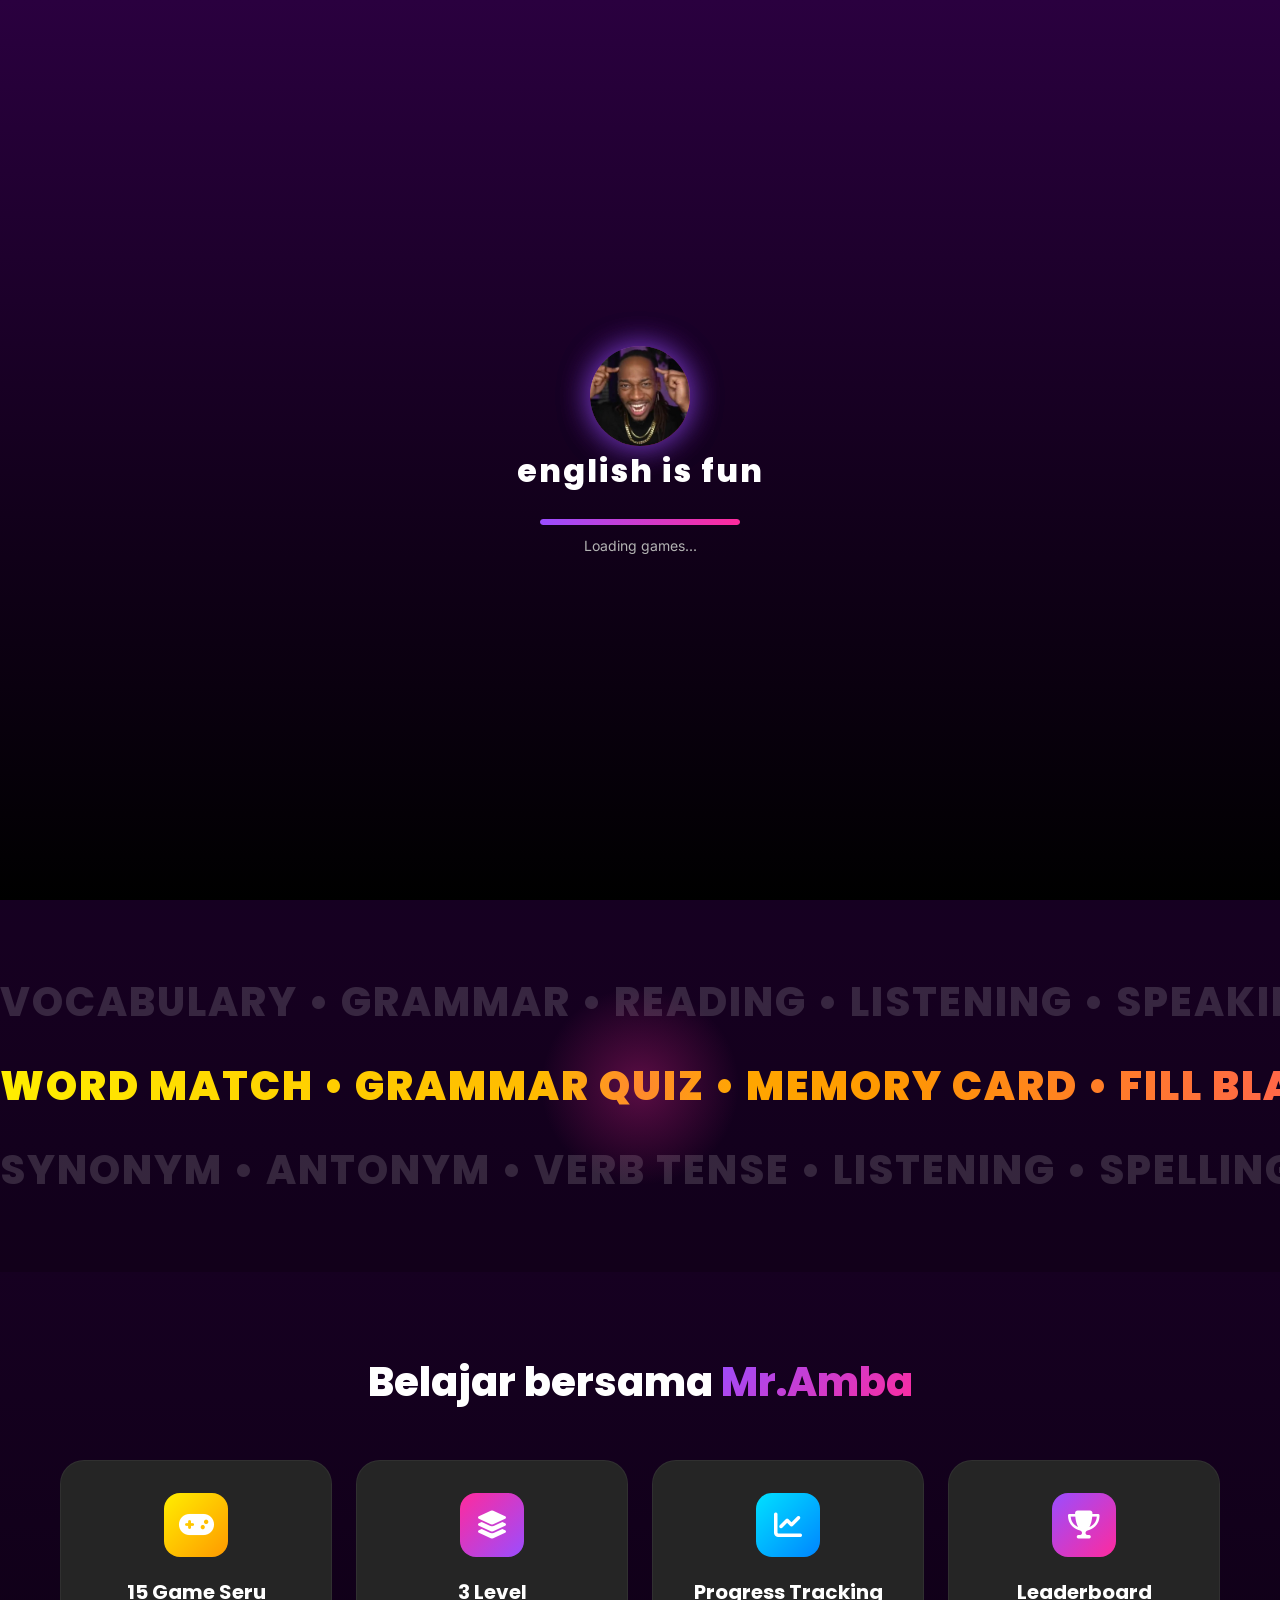
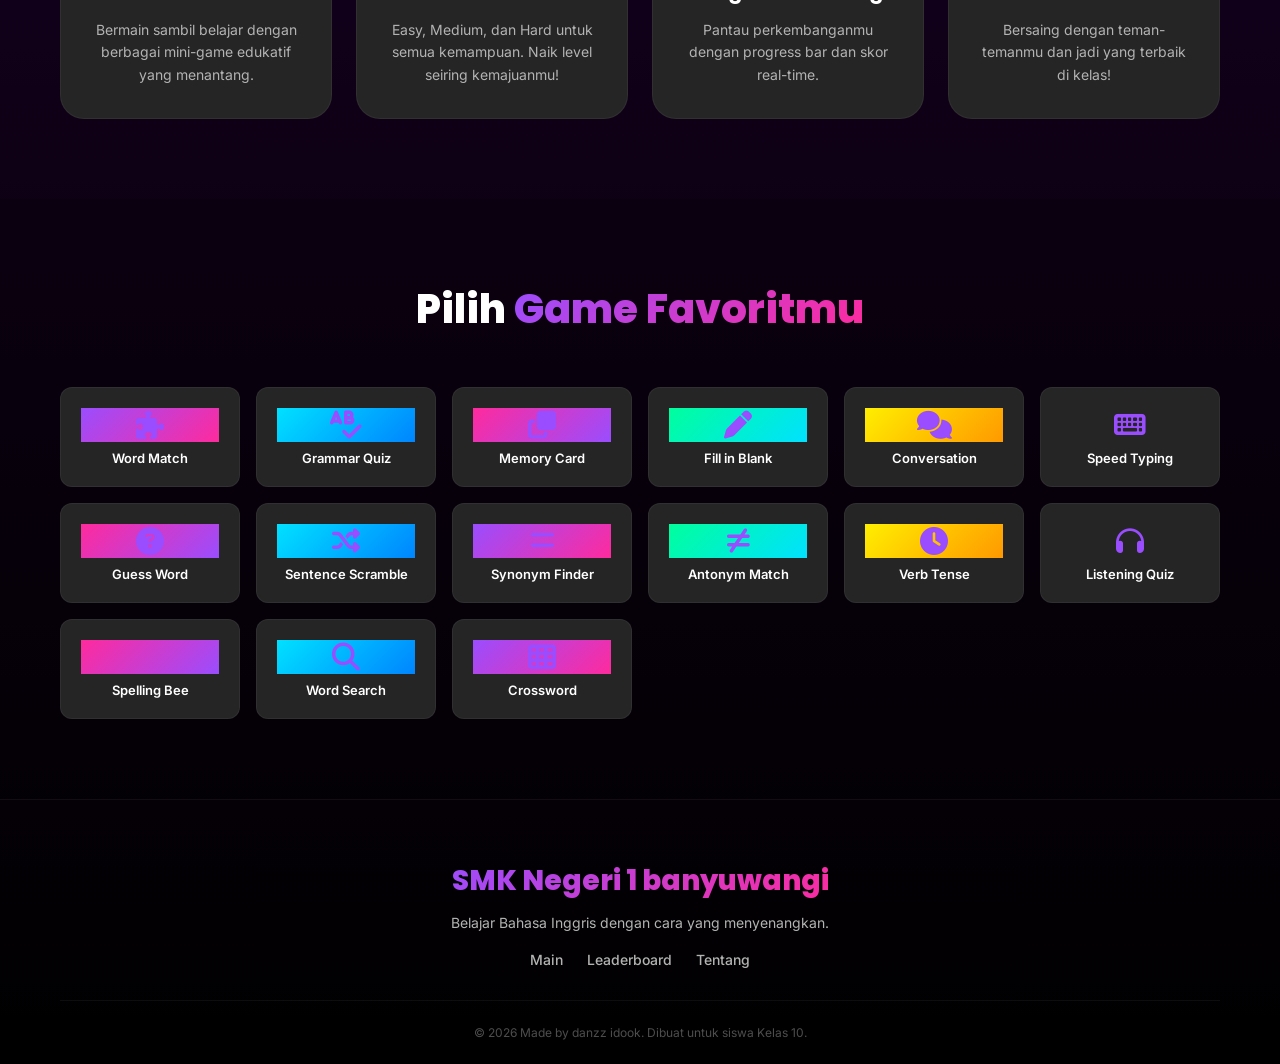
<file: index.html>
<!DOCTYPE html>
<html lang="id">
<head>
    <meta charset="UTF-8">
    <meta name="viewport" content="width=device-width, initial-scale=1.0">
    <title>learning english - Game smkn 1 banyuwangi</title>
    <link rel="preconnect" href="https://fonts.googleapis.com">
    <link rel="preconnect" href="https://fonts.gstatic.com" crossorigin>
    <link href="https://fonts.googleapis.com/css2?family=Poppins:wght@400;600;700;800;900&family=Inter:wght@400;500;600;700&display=swap" rel="stylesheet">
    <link rel="stylesheet" href="https://cdnjs.cloudflare.com/ajax/libs/font-awesome/6.4.0/css/all.min.css">
    <link rel="stylesheet" href="style.css">
    <link rel="icon" type="image/png" href="assets/logo_smea.png">
</head>
<body>
    <!-- Loading Screen -->
    <div id="loading-screen">
        <div class="loading-content">
            <div class="loading-logo">
                <img class="loading-logo" src="assets/f222939335d0ca2c7926e49c29770042.jpg" alt="">
            </div>
            <div class="loading-text">english is fun</div>
            <div class="loading-bar">
                <div class="loading-progress"></div>
            </div>
            <div class="loading-subtext">Loading games...</div>
        </div>
    </div>

    <!-- Confetti Canvas -->
    <canvas id="confetti-canvas"></canvas>

    <!-- Landing Page -->
    <div id="landing-page">
        <!-- Hero Section -->
        <section class="hero">
            <div class="hero-bg">
                <div class="blob blob-yellow"></div>
                <div class="blob blob-pink"></div>
                <div class="blob blob-blue"></div>
                <div class="blob blob-purple"></div>
                <div class="blob blob-green"></div>
            </div>
            <div class="hero-content">
                <div class="hero-badge">
                    <i class="fas fa-star"></i> Kelas 10
                </div>
                <h1 class="hero-title">
                    <span class="hero-title-main">learning with Mr.amba</span>
                    <span class="hero-title-sub">English Mastery</span>
                </h1>
                <p class="hero-desc">
                    Platform belajar Bahasa Inggris paling seru! 15 game interaktif untuk menguasai vocabulary, grammar, dan conversation.
                </p>
                <div class="hero-buttons">
                    <button class="btn btn-primary" onclick="showLevelSelect()">
                        <i class="fas fa-play"></i> Mulai Bermain
                    </button>
                    <button class="btn btn-secondary" onclick="showLeaderboard()">
                        <i class="fas fa-trophy"></i> Leaderboard
                    </button>
                </div>
            </div>
            <div class="hero-floating-icons">
                <div class="float-icon"><i class="fas fa-book"></i></div>
                <div class="float-icon"><i class="fas fa-puzzle-piece"></i></div>
                <div class="float-icon"><i class="fas fa-brain"></i></div>
                <div class="float-icon"><i class="fas fa-graduation-cap"></i></div>
                <div class="float-icon"><i class="fas fa-spell-check"></i></div>
            </div>
        </section>

        <!-- Marquee Section -->
        <section class="marquee-section">
            <div class="marquee-row marquee-left">
                <span>VOCABULARY • GRAMMAR • READING • LISTENING • SPEAKING • WRITING • </span>
                <span>VOCABULARY • GRAMMAR • READING • LISTENING • SPEAKING • WRITING • </span>
            </div>
            <div class="marquee-row marquee-right">
                <span>WORD MATCH • GRAMMAR QUIZ • MEMORY CARD • FILL BLANK • SPEED TYPING • </span>
                <span>WORD MATCH • GRAMMAR QUIZ • MEMORY CARD • FILL BLANK • SPEED TYPING • </span>
            </div>
            <div class="marquee-row marquee-left">
                <span>SYNONYM • ANTONYM • VERB TENSE • LISTENING • SPELLING • CROSSWORD • </span>
                <span>SYNONYM • ANTONYM • VERB TENSE • LISTENING • SPELLING • CROSSWORD • </span>
            </div>
            <div class="marquee-accent"></div>
        </section>

        <!-- Features Section -->
        <section class="features-section">
            <div class="container">
                <h2 class="section-title">Belajar bersama <span class="highlight">Mr.Amba</span></h2>
                <div class="features-grid">
                    <div class="feature-card">
                        <div class="feature-icon bg-yellow">
                            <i class="fas fa-gamepad"></i>
                        </div>
                        <h3>15 Game Seru</h3>
                        <p>Bermain sambil belajar dengan berbagai mini-game edukatif yang menantang.</p>
                    </div>
                    <div class="feature-card">
                        <div class="feature-icon bg-pink">
                            <i class="fas fa-layer-group"></i>
                        </div>
                        <h3>3 Level</h3>
                        <p>Easy, Medium, dan Hard untuk semua kemampuan. Naik level seiring kemajuanmu!</p>
                    </div>
                    <div class="feature-card">
                        <div class="feature-icon bg-blue">
                            <i class="fas fa-chart-line"></i>
                        </div>
                        <h3>Progress Tracking</h3>
                        <p>Pantau perkembanganmu dengan progress bar dan skor real-time.</p>
                    </div>
                    <div class="feature-card">
                        <div class="feature-icon bg-purple">
                            <i class="fas fa-trophy"></i>
                        </div>
                        <h3>Leaderboard</h3>
                        <p>Bersaing dengan teman-temanmu dan jadi yang terbaik di kelas!</p>
                    </div>
                </div>
            </div>
        </section>

        <!-- Game Preview Section -->
        <section class="preview-section">
            <div class="container">
                <h2 class="section-title">Pilih <span class="highlight">Game Favoritmu</span></h2>
                <div class="preview-grid" id="preview-grid">
                    <!-- Filled by JS -->
                </div>
            </div>
        </section>

        <!-- Footer -->
        <footer class="footer">
            <div class="container">
                <div class="footer-content">
                    <div class="footer-logo">SMK Negeri 1 banyuwangi</div>
                    <p>Belajar Bahasa Inggris dengan cara yang menyenangkan.</p>
                    <div class="footer-links">
                        <a href="#" onclick="showLevelSelect(); return false;">Main</a>
                        <a href="#" onclick="showLeaderboard(); return false;">Leaderboard</a>
                        <a href="#" onclick="showAbout(); return false;">Tentang</a>
                    </div>
                </div>
                <div class="footer-bottom">
                    &copy; 2026 Made by danzz idook. Dibuat untuk siswa Kelas 10.
                </div>
            </div>
        </footer>
    </div>

    <!-- Level Selection Modal -->
    <div id="level-modal" class="modal">
        <div class="modal-overlay" onclick="hideLevelSelect()"></div>
        <div class="modal-content glass-panel">
            <button class="modal-close" onclick="hideLevelSelect()"><i class="fas fa-times"></i></button>
            <h2 class="modal-title">Pilih Level</h2>
            <p class="modal-subtitle">Sesuaikan dengan kemampuanmu!</p>
            <div class="level-buttons">
                <button class="level-btn level-easy" onclick="startGame('easy')">
                    <div class="level-icon"><i class="fas fa-leaf"></i></div>
                    <div class="level-info">
                        <div class="level-name">EASY</div>
                        <div class="level-desc">Santai & Menyenangkan</div>
                    </div>
                    <div class="level-arrow"><i class="fas fa-chevron-right"></i></div>
                </button>
                <button class="level-btn level-medium" onclick="startGame('medium')">
                    <div class="level-icon"><i class="fas fa-fire"></i></div>
                    <div class="level-info">
                        <div class="level-name">MEDIUM</div>
                        <div class="level-desc">Tantangan Menarik</div>
                    </div>
                    <div class="level-arrow"><i class="fas fa-chevron-right"></i></div>
                </button>
                <button class="level-btn level-hard" onclick="startGame('hard')">
                    <div class="level-icon"><i class="fas fa-bolt"></i></div>
                    <div class="level-info">
                        <div class="level-name">HARD</div>
                        <div class="level-desc">Mode Kompe</div>
                    </div>
                    <div class="level-arrow"><i class="fas fa-chevron-right"></i></div>
                </button>
            </div>
        </div>
    </div>

    <!-- Leaderboard Modal -->
    <div id="leaderboard-modal" class="modal">
        <div class="modal-overlay" onclick="hideLeaderboard()"></div>
        <div class="modal-content glass-panel">
            <button class="modal-close" onclick="hideLeaderboard()"><i class="fas fa-times"></i></button>
            <h2 class="modal-title"><i class="fas fa-trophy"></i> Leaderboard</h2>
            <div class="leaderboard-tabs">
                <button class="lb-tab active" onclick="switchLbTab('easy')">Easy</button>
                <button class="lb-tab" onclick="switchLbTab('medium')">Medium</button>
                <button class="lb-tab" onclick="switchLbTab('hard')">Hard</button>
            </div>
            <div class="leaderboard-list" id="leaderboard-list">
                <!-- Filled by JS -->
            </div>
        </div>
    </div>

    <!-- About Modal -->
    <div id="about-modal" class="modal">
        <div class="modal-overlay" onclick="hideAbout()"></div>
        <div class="modal-content glass-panel">
            <button class="modal-close" onclick="hideAbout()"><i class="fas fa-times"></i></button>
            <h2 class="modal-title">About Our Website</h2>
            <div class="about-content">
                <p>Mr.Amba school adalah platform belajar Bahasa Inggris interaktif yang dirancang khusus untuk siswa kelas 10 SMA di Indonesia.</p>
                <p>Dengan 15 game edukatif yang menyenangkan, kamu bisa belajar vocabulary, grammar, reading, listening, dan conversation dengan cara yang tidak membosankan!</p>
                <div class="about-stats">
                    <div class="about-stat">
                        <div class="stat-num">15</div>
                        <div class="stat-label">Game</div>
                    </div>
                    <div class="about-stat">
                        <div class="stat-num">3</div>
                        <div class="stat-label">Level</div>
                    </div>
                    <div class="about-stat">
                        <div class="stat-num">100+</div>
                        <div class="stat-label">Soal</div>
                    </div>
                </div>
            </div>
        </div>
    </div>

    <script src="script.js"></script>
</body>
</html>
</file>
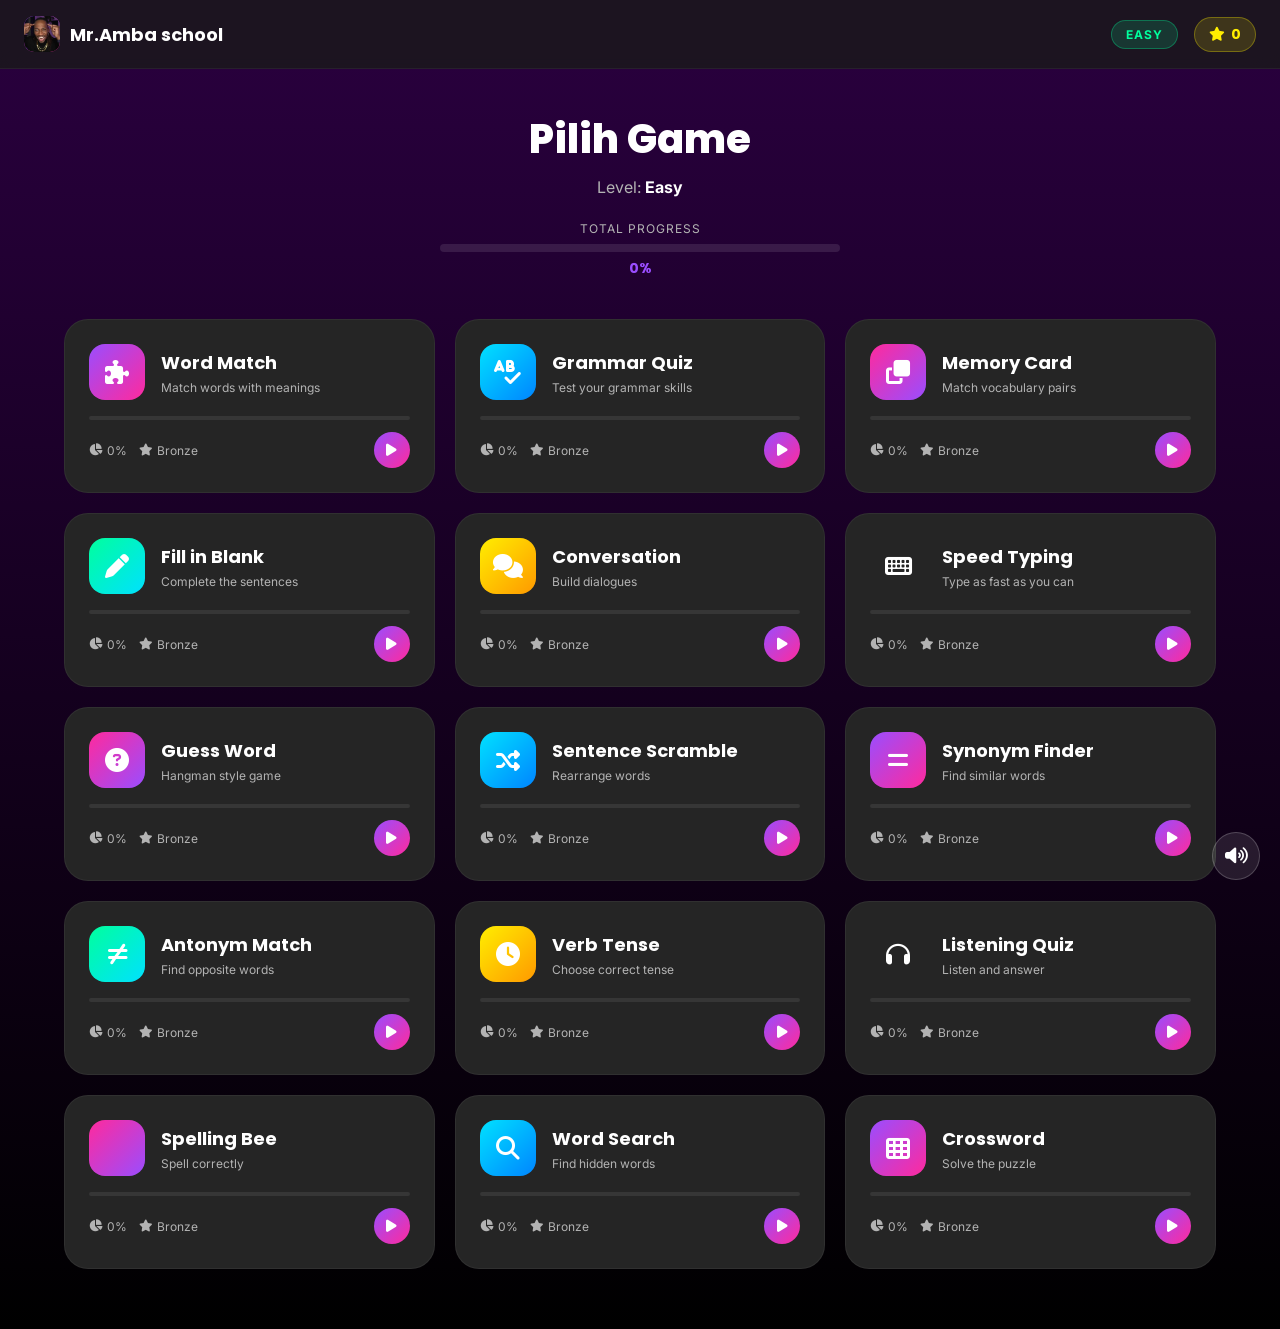
<file: game.html>
<!DOCTYPE html>
<html lang="id">
<head>
    <meta charset="UTF-8">
    <meta name="viewport" content="width=device-width, initial-scale=1.0">
    <title>leerning english - Game smkn 1 banyuwangi</title>
    <link rel="preconnect" href="https://fonts.googleapis.com">
    <link rel="preconnect" href="https://fonts.gstatic.com" crossorigin>
    <link href="https://fonts.googleapis.com/css2?family=Poppins:wght@400;600;700;800;900&family=Inter:wght@400;500;600;700&display=swap" rel="stylesheet">
    <link rel="stylesheet" href="https://cdnjs.cloudflare.com/ajax/libs/font-awesome/6.4.0/css/all.min.css">
    <link rel="stylesheet" href="style.css">
    <link rel="icon" type="image/png" href="assets/logo_smea.png">
</head>
<body class="game-body">
    <!-- Confetti Canvas -->
    <canvas id="confetti-canvas"></canvas>

    <!-- Sound Toggle -->
    <button class="sound-toggle" onclick="toggleSound()" id="sound-toggle">
        <i class="fas fa-volume-up"></i>
    </button>

    <!-- Game Hub Navigation -->
    <nav class="game-nav">
        <div class="nav-brand" onclick="goHome()">
            <span class="nav-logo">
                <img class="nav-logo" src="assets/f222939335d0ca2c7926e49c29770042.jpg" alt="">
            </span>
            <span class="nav-title">Mr.Amba school</span>
        </div>
        <div class="nav-info">
            <div class="nav-level" id="nav-level">EASY</div>
            <div class="nav-score">
                <i class="fas fa-star"></i>
                <span id="nav-score">0</span>
            </div>
        </div>
    </nav>

    <!-- Game Hub Main -->
    <div id="game-hub">
        <div class="hub-header">
            <h1 class="hub-title">Pilih Game</h1>
            <p class="hub-subtitle">Level: <span id="hub-level">Easy</span></p>
            <div class="overall-progress">
                <div class="progress-label">Total Progress</div>
                <div class="progress-bar">
                    <div class="progress-fill" id="overall-progress"></div>
                </div>
                <div class="progress-percent" id="overall-percent">0%</div>
            </div>
        </div>

        <div class="games-container" id="games-grid">
            <!-- Games filled by JS -->
        </div>
    </div>

    <!-- Game Arena (where individual games are played) -->
    <div id="game-arena" class="hidden">
        <div class="arena-header">
            <button class="arena-back" onclick="backToHub()">
                <i class="fas fa-arrow-left"></i> Kembali
            </button>
            <div class="arena-title" id="arena-title">Game Title</div>
            <div class="arena-stats">
                <div class="arena-stat">
                    <i class="fas fa-star"></i>
                    <span id="arena-score">0</span>
                </div>
                <div class="arena-stat" id="arena-timer-wrap">
                    <i class="fas fa-clock"></i>
                    <span id="arena-timer">60</span>
                </div>
            </div>
        </div>
        <div class="arena-content" id="arena-content">
            <!-- Game content injected here -->
        </div>
    </div>

    <!-- Game Result Modal -->
    <div id="result-modal" class="modal">
        <div class="modal-overlay"></div>
        <div class="modal-content glass-panel result-panel">
            <div class="result-icon" id="result-icon">
                <i class="fas fa-trophy"></i>
            </div>
            <h2 class="result-title" id="result-title">Selesai!</h2>
            <div class="result-stats">
                <div class="result-stat">
                    <div class="result-label">Skor</div>
                    <div class="result-value" id="result-score">0</div>
                </div>
                <div class="result-stat">
                    <div class="result-label">Benar</div>
                    <div class="result-value" id="result-correct">0</div>
                </div>
                <div class="result-stat">
                    <div class="result-label">Akurasi</div>
                    <div class="result-value" id="result-accuracy">0%</div>
                </div>
            </div>
            <div class="result-message" id="result-message">Kerja bagus!</div>
            <div class="result-buttons">
                <button class="btn btn-primary" onclick="replayGame()">
                    <i class="fas fa-redo"></i> Main Lagi
                </button>
                <button class="btn btn-secondary" onclick="backToHub()">
                    <i class="fas fa-th"></i> Pilih Game
                </button>
            </div>
        </div>
    </div>

    <script src="script.js"></script>
</body>
</html>
</file>
<file: style.css>
/* ========================================
   QUESTIFY - English Learning Game Platform
   Main Stylesheet
   ======================================== */

/* CSS Variables & Design Tokens */
:root {
    --yellow: #ffee00;
    --yellow-dark: #ffd000;
    --pink: #ff2a9d;
    --pink-dark: #ff0055;
    --blue: #00e1ff;
    --blue-dark: #0085ff;
    --purple: #9a4dff;
    --purple-dark: #6000ff;
    --green: #00ff9d;
    --green-dark: #00cc7a;
    --orange: #ff9900;
    --orange-dark: #ff5e00;
    --red: #ff2a2a;

    --bg-primary: #1a1a1a;
    --bg-secondary: #252525;
    --bg-gradient-start: #2a003f;
    --bg-gradient-end: #000000;

    --text-primary: #ffffff;
    --text-secondary: #b3b3b3;
    --success: #00ff9d;
    --error: #ff2a2a;

    --font-display: 'Poppins', sans-serif;
    --font-body: 'Inter', sans-serif;

    --radius-card: 24px;
    --radius-button: 30px;
    --radius-small: 12px;

    --shadow-card: 0px 4px 20px rgba(0, 0, 0, 0.3);
    --shadow-glow: 0px 8px 30px rgba(0, 0, 0, 0.5), 0px 0px 15px rgba(154, 77, 255, 0.4);
    --shadow-hover: 0px 12px 40px rgba(0, 0, 0, 0.4), 0px 0px 20px rgba(154, 77, 255, 0.3);
}

/* Reset & Base */
*, *::before, *::after {
    margin: 0;
    padding: 0;
    box-sizing: border-box;
}

html {
    scroll-behavior: smooth;
}

body {
    font-family: var(--font-body);
    background: linear-gradient(180deg, var(--bg-gradient-start) 0%, var(--bg-gradient-end) 100%);
    color: var(--text-primary);
    min-height: 100vh;
    overflow-x: hidden;
    -webkit-font-smoothing: antialiased;
}

/* Glassmorphism Utility */
.glass-panel {
    background: rgba(255, 255, 255, 0.05);
    backdrop-filter: blur(20px);
    -webkit-backdrop-filter: blur(20px);
    border: 1px solid rgba(255, 255, 255, 0.15);
    border-radius: var(--radius-card);
}

/* ========================================
   LOADING SCREEN
   ======================================== */
#loading-screen {
    position: fixed;
    top: 0;
    left: 0;
    width: 100%;
    height: 100%;
    background: linear-gradient(180deg, var(--bg-gradient-start) 0%, var(--bg-gradient-end) 100%);
    display: flex;
    align-items: center;
    justify-content: center;
    z-index: 10000;
    transition: opacity 0.5s ease, visibility 0.5s ease;
}

#loading-screen.hidden {
    opacity: 0;
    visibility: hidden;
}

.loading-content {
    text-align: center;
}

.loading-logo {
    width: 100px;
    height: 100px;
    background: linear-gradient(135deg, var(--purple) 0%, var(--pink) 100%);
    border-radius: 50%;
    display: flex;
    align-items: center;
    justify-content: center;
    font-family: var(--font-display);
    font-size: 48px;
    font-weight: 900;
    color: white;
    margin: 0 auto 1px;
    animation: pulse-scale 1.5s ease-in-out infinite;
    box-shadow: 0 0 30px rgba(154, 77, 255, 0.5);
}

.loading-text {
    font-family: var(--font-display);
    font-size: 32px;
    font-weight: 800;
    color: var(--text-primary);
    margin-bottom: 24px;
    letter-spacing: 2px;
}

.loading-bar {
    width: 200px;
    height: 6px;
    background: rgba(255, 255, 255, 0.1);
    border-radius: 3px;
    margin: 0 auto 12px;
    overflow: hidden;
}

.loading-progress {
    height: 100%;
    background: linear-gradient(90deg, var(--purple) 0%, var(--pink) 100%);
    border-radius: 3px;
    animation: loading-fill 2s ease-in-out forwards;
    width: 0%;
}

.loading-subtext {
    font-size: 14px;
    color: var(--text-secondary);
}

@keyframes pulse-scale {
    0%, 100% { transform: scale(1); }
    50% { transform: scale(1.1); }
}

@keyframes loading-fill {
    0% { width: 0%; }
    50% { width: 70%; }
    100% { width: 100%; }
}

/* ========================================
   CONFETTI CANVAS
   ======================================== */
#confetti-canvas {
    position: fixed;
    top: 0;
    left: 0;
    width: 100%;
    height: 100%;
    pointer-events: none;
    z-index: 9999;
}

/* ========================================
   BUTTONS
   ======================================== */
.btn {
    display: inline-flex;
    align-items: center;
    gap: 10px;
    padding: 14px 32px;
    border: none;
    border-radius: var(--radius-button);
    font-family: var(--font-body);
    font-size: 16px;
    font-weight: 600;
    cursor: pointer;
    transition: all 0.3s ease;
    text-decoration: none;
}

.btn-primary {
    background: linear-gradient(135deg, var(--purple) 0%, var(--pink) 100%);
    color: white;
    box-shadow: 0 4px 20px rgba(154, 77, 255, 0.4);
}

.btn-primary:hover {
    transform: translateY(-3px);
    box-shadow: 0 8px 30px rgba(154, 77, 255, 0.6);
}

.btn-secondary {
    background: rgba(255, 255, 255, 0.1);
    color: white;
    border: 1px solid rgba(255, 255, 255, 0.2);
}

.btn-secondary:hover {
    background: rgba(255, 255, 255, 0.2);
    transform: translateY(-3px);
}

.btn:active {
    transform: translateY(0);
}

/* ========================================
   HERO SECTION
   ======================================== */
.hero {
    position: relative;
    min-height: 100vh;
    display: flex;
    align-items: center;
    justify-content: center;
    overflow: hidden;
    padding: 80px 20px;
}

.hero-bg {
    position: absolute;
    top: 0;
    left: 0;
    width: 100%;
    height: 100%;
    z-index: 0;
    overflow: hidden;
}

/* Bokeh Blobs */
.blob {
    position: absolute;
    border-radius: 50%;
    filter: blur(60px);
    opacity: 0.5;
    animation: blob-float 8s ease-in-out infinite;
}

.blob-yellow {
    width: 400px;
    height: 400px;
    background: radial-gradient(circle, var(--yellow) 0%, transparent 70%);
    top: -100px;
    left: -100px;
    animation-delay: 0s;
}

.blob-pink {
    width: 350px;
    height: 350px;
    background: radial-gradient(circle, var(--pink) 0%, transparent 70%);
    top: 50%;
    right: -100px;
    animation-delay: 2s;
}

.blob-blue {
    width: 300px;
    height: 300px;
    background: radial-gradient(circle, var(--blue) 0%, transparent 70%);
    bottom: -50px;
    left: 30%;
    animation-delay: 4s;
}

.blob-purple {
    width: 250px;
    height: 250px;
    background: radial-gradient(circle, var(--purple) 0%, transparent 70%);
    top: 20%;
    left: 50%;
    animation-delay: 1s;
}

.blob-green {
    width: 200px;
    height: 200px;
    background: radial-gradient(circle, var(--green) 0%, transparent 70%);
    bottom: 20%;
    right: 20%;
    animation-delay: 3s;
}

@keyframes blob-float {
    0%, 100% { transform: translate(0, 0) scale(1); }
    33% { transform: translate(30px, -30px) scale(1.1); }
    66% { transform: translate(-20px, 20px) scale(0.95); }
}

.hero-content {
    position: relative;
    z-index: 1;
    text-align: center;
    max-width: 700px;
}

.hero-badge {
    display: inline-flex;
    align-items: center;
    gap: 8px;
    padding: 8px 20px;
    background: rgba(255, 255, 255, 0.1);
    border: 1px solid rgba(255, 255, 255, 0.2);
    border-radius: var(--radius-button);
    font-size: 14px;
    font-weight: 500;
    color: var(--yellow);
    margin-bottom: 24px;
}

.hero-title {
    margin-bottom: 20px;
}

.hero-title-main {
    display: block;
    font-family: var(--font-display);
    font-size: clamp(48px, 10vw, 100px);
    font-weight: 900;
    line-height: 1.1;
    background: linear-gradient(135deg, var(--purple) 0%, var(--pink) 50%, var(--orange) 100%);
    -webkit-background-clip: text;
    -webkit-text-fill-color: transparent;
    background-clip: text;
    text-shadow: none;
    letter-spacing: -2px;
}

.hero-title-sub {
    display: block;
    font-family: var(--font-display);
    font-size: clamp(20px, 4vw, 32px);
    font-weight: 600;
    color: var(--text-secondary);
    margin-top: 8px;
}

.hero-desc {
    font-size: 18px;
    color: var(--text-secondary);
    line-height: 1.7;
    margin-bottom: 32px;
    max-width: 500px;
    margin-left: auto;
    margin-right: auto;
}

.hero-buttons {
    display: flex;
    gap: 16px;
    justify-content: center;
    flex-wrap: wrap;
}

.hero-floating-icons {
    position: absolute;
    top: 0;
    left: 0;
    width: 100%;
    height: 100%;
    z-index: 0;
    pointer-events: none;
}

.float-icon {
    position: absolute;
    width: 50px;
    height: 50px;
    display: flex;
    align-items: center;
    justify-content: center;
    background: rgba(255, 255, 255, 0.05);
    border: 1px solid rgba(255, 255, 255, 0.1);
    border-radius: 14px;
    font-size: 20px;
    color: var(--text-secondary);
    animation: icon-float 6s ease-in-out infinite;
}

.float-icon:nth-child(1) { top: 15%; left: 10%; animation-delay: 0s; }
.float-icon:nth-child(2) { top: 25%; right: 12%; animation-delay: 1s; }
.float-icon:nth-child(3) { bottom: 30%; left: 8%; animation-delay: 2s; }
.float-icon:nth-child(4) { bottom: 20%; right: 10%; animation-delay: 3s; }
.float-icon:nth-child(5) { top: 60%; left: 15%; animation-delay: 1.5s; }

@keyframes icon-float {
    0%, 100% { transform: translateY(0) rotate(0deg); }
    50% { transform: translateY(-20px) rotate(5deg); }
}

/* ========================================
   MARQUEE SECTION
   ======================================== */
.marquee-section {
    position: relative;
    padding: 60px 0;
    overflow: hidden;
    background: rgba(0, 0, 0, 0.2);
}

.marquee-row {
    display: flex;
    white-space: nowrap;
    padding: 12px 0;
}

.marquee-row span {
    font-family: var(--font-display);
    font-size: clamp(24px, 4vw, 40px);
    font-weight: 800;
    padding-right: 20px;
    text-transform: uppercase;
    letter-spacing: 2px;
}

.marquee-left span {
    color: rgba(255, 255, 255, 0.15);
    animation: marquee-left 25s linear infinite;
}

.marquee-right span {
    color: rgba(255, 255, 255, 0.35);
    animation: marquee-right 20s linear infinite;
}

.marquee-section .marquee-row:nth-child(2) span {
    background: linear-gradient(90deg, var(--yellow), var(--orange), var(--pink));
    -webkit-background-clip: text;
    -webkit-text-fill-color: transparent;
    background-clip: text;
    font-weight: 900;
}

@keyframes marquee-left {
    0% { transform: translateX(0); }
    100% { transform: translateX(-50%); }
}

@keyframes marquee-right {
    0% { transform: translateX(-50%); }
    100% { transform: translateX(0); }
}

.marquee-accent {
    position: absolute;
    top: 50%;
    left: 50%;
    transform: translate(-50%, -50%);
    width: 200px;
    height: 200px;
    background: radial-gradient(circle, rgba(255, 42, 157, 0.3) 0%, transparent 70%);
    border-radius: 50%;
    pointer-events: none;
    animation: accent-pulse 4s ease-in-out infinite;
}

@keyframes accent-pulse {
    0%, 100% { transform: translate(-50%, -50%) scale(1); }
    50% { transform: translate(-50%, -50%) scale(1.3); }
}

/* ========================================
   CONTAINER & SECTIONS
   ======================================== */
.container {
    max-width: 1200px;
    margin: 0 auto;
    padding: 0 20px;
}

.section-title {
    font-family: var(--font-display);
    font-size: clamp(28px, 5vw, 40px);
    font-weight: 800;
    text-align: center;
    margin-bottom: 48px;
}

.highlight {
    background: linear-gradient(135deg, var(--purple) 0%, var(--pink) 100%);
    -webkit-background-clip: text;
    -webkit-text-fill-color: transparent;
    background-clip: text;
}

/* ========================================
   FEATURES SECTION
   ======================================== */
.features-section {
    padding: 80px 20px;
}

.features-grid {
    display: grid;
    grid-template-columns: repeat(auto-fit, minmax(250px, 1fr));
    gap: 24px;
}

.feature-card {
    background: var(--bg-secondary);
    border-radius: var(--radius-card);
    padding: 32px;
    text-align: center;
    border: 1px solid rgba(255, 255, 255, 0.05);
    transition: all 0.3s ease;
}

.feature-card:hover {
    transform: translateY(-8px);
    box-shadow: var(--shadow-hover);
    border-color: rgba(255, 255, 255, 0.1);
}

.feature-icon {
    width: 64px;
    height: 64px;
    border-radius: 16px;
    display: flex;
    align-items: center;
    justify-content: center;
    font-size: 28px;
    margin: 0 auto 20px;
    color: white;
}

.bg-yellow { background: linear-gradient(135deg, var(--yellow) 0%, var(--orange) 100%); }
.bg-pink { background: linear-gradient(135deg, var(--pink) 0%, var(--purple) 100%); }
.bg-blue { background: linear-gradient(135deg, var(--blue) 0%, var(--blue-dark) 100%); }
.bg-purple { background: linear-gradient(135deg, var(--purple) 0%, var(--pink) 100%); }
.bg-green { background: linear-gradient(135deg, var(--green) 0%, var(--blue) 100%); }

.feature-card h3 {
    font-family: var(--font-display);
    font-size: 20px;
    font-weight: 700;
    margin-bottom: 12px;
}

.feature-card p {
    font-size: 14px;
    color: var(--text-secondary);
    line-height: 1.6;
}

/* ========================================
   PREVIEW SECTION
   ======================================== */
.preview-section {
    padding: 80px 20px;
    background: rgba(0, 0, 0, 0.2);
}

.preview-grid {
    display: grid;
    grid-template-columns: repeat(auto-fill, minmax(160px, 1fr));
    gap: 16px;
}

.preview-card {
    background: var(--bg-secondary);
    border-radius: var(--radius-small);
    padding: 20px;
    text-align: center;
    border: 1px solid rgba(255, 255, 255, 0.05);
    transition: all 0.3s ease;
    cursor: pointer;
}

.preview-card:hover {
    transform: scale(1.05);
    box-shadow: var(--shadow-glow);
    border-color: rgba(154, 77, 255, 0.3);
}

.preview-card .preview-icon {
    font-size: 28px;
    margin-bottom: 8px;
    color: var(--purple);
}

.preview-card .preview-name {
    font-size: 13px;
    font-weight: 600;
    color: var(--text-primary);
}

/* ========================================
   FOOTER
   ======================================== */
.footer {
    padding: 60px 20px 24px;
    border-top: 1px solid rgba(255, 255, 255, 0.05);
}

.footer-content {
    text-align: center;
    max-width: 400px;
    margin: 0 auto 32px;
}

.footer-logo {
    font-family: var(--font-display);
    font-size: 28px;
    font-weight: 800;
    background: linear-gradient(135deg, var(--purple) 0%, var(--pink) 100%);
    -webkit-background-clip: text;
    -webkit-text-fill-color: transparent;
    background-clip: text;
    margin-bottom: 12px;
}

.footer-content p {
    color: var(--text-secondary);
    font-size: 14px;
    margin-bottom: 20px;
}

.footer-links {
    display: flex;
    gap: 24px;
    justify-content: center;
}

.footer-links a {
    color: var(--text-secondary);
    text-decoration: none;
    font-size: 14px;
    font-weight: 500;
    transition: color 0.3s ease;
}

.footer-links a:hover {
    color: var(--purple);
}

.footer-bottom {
    text-align: center;
    font-size: 12px;
    color: rgba(255, 255, 255, 0.3);
    padding-top: 24px;
    border-top: 1px solid rgba(255, 255, 255, 0.05);
}

/* ========================================
   MODALS
   ======================================== */
.modal {
    position: fixed;
    top: 0;
    left: 0;
    width: 100%;
    height: 100%;
    display: flex;
    align-items: center;
    justify-content: center;
    z-index: 5000;
    opacity: 0;
    visibility: hidden;
    transition: all 0.3s ease;
    padding: 20px;
}

.modal.active {
    opacity: 1;
    visibility: visible;
}

.modal-overlay {
    position: absolute;
    top: 0;
    left: 0;
    width: 100%;
    height: 100%;
    background: rgba(0, 0, 0, 0.7);
    backdrop-filter: blur(5px);
}

.modal-content {
    position: relative;
    z-index: 1;
    max-width: 500px;
    width: 100%;
    padding: 40px;
    animation: modal-pop 0.4s cubic-bezier(0.175, 0.885, 0.32, 1.275);
}

@keyframes modal-pop {
    0% { transform: scale(0.8) translateY(30px); opacity: 0; }
    100% { transform: scale(1) translateY(0); opacity: 1; }
}

.modal-close {
    position: absolute;
    top: 16px;
    right: 16px;
    width: 36px;
    height: 36px;
    background: rgba(255, 255, 255, 0.1);
    border: none;
    border-radius: 50%;
    color: white;
    font-size: 16px;
    cursor: pointer;
    display: flex;
    align-items: center;
    justify-content: center;
    transition: all 0.3s ease;
}

.modal-close:hover {
    background: rgba(255, 255, 255, 0.2);
    transform: rotate(90deg);
}

.modal-title {
    font-family: var(--font-display);
    font-size: 28px;
    font-weight: 800;
    text-align: center;
    margin-bottom: 8px;
}

.modal-subtitle {
    text-align: center;
    color: var(--text-secondary);
    font-size: 14px;
    margin-bottom: 32px;
}

/* Level Buttons */
.level-buttons {
    display: flex;
    flex-direction: column;
    gap: 16px;
}

.level-btn {
    display: flex;
    align-items: center;
    gap: 16px;
    padding: 20px 24px;
    border: none;
    border-radius: var(--radius-card);
    cursor: pointer;
    transition: all 0.3s ease;
    text-align: left;
    position: relative;
    overflow: hidden;
}

.level-btn::before {
    content: '';
    position: absolute;
    top: 0;
    left: 0;
    width: 100%;
    height: 100%;
    opacity: 0.15;
    transition: opacity 0.3s ease;
}

.level-btn:hover::before {
    opacity: 0.25;
}

.level-btn:hover {
    transform: translateX(8px);
    box-shadow: var(--shadow-hover);
}

.level-icon {
    width: 48px;
    height: 48px;
    border-radius: 14px;
    display: flex;
    align-items: center;
    justify-content: center;
    font-size: 22px;
    background: rgba(255, 255, 255, 0.2);
    color: white;
    z-index: 1;
}

.level-info {
    flex: 1;
    z-index: 1;
}

.level-name {
    font-family: var(--font-display);
    font-size: 20px;
    font-weight: 800;
    color: white;
}

.level-desc {
    font-size: 13px;
    color: rgba(255, 255, 255, 0.8);
    margin-top: 2px;
}

.level-arrow {
    font-size: 18px;
    color: white;
    z-index: 1;
}

.level-easy {
    background: linear-gradient(135deg, var(--green) 0%, var(--green-dark) 100%);
    box-shadow: 0 4px 20px rgba(0, 255, 157, 0.3);
}

.level-easy:hover {
    box-shadow: 0 8px 30px rgba(0, 255, 157, 0.5);
}

.level-medium {
    background: linear-gradient(135deg, var(--yellow) 0%, var(--orange) 100%);
    box-shadow: 0 4px 20px rgba(255, 153, 0, 0.3);
}

.level-medium:hover {
    box-shadow: 0 8px 30px rgba(255, 153, 0, 0.5);
}

.level-hard {
    background: linear-gradient(135deg, var(--pink) 0%, var(--purple) 100%);
    box-shadow: 0 4px 20px rgba(255, 42, 157, 0.3);
}

.level-hard:hover {
    box-shadow: 0 8px 30px rgba(255, 42, 157, 0.5);
}

/* Leaderboard */
.leaderboard-tabs {
    display: flex;
    gap: 8px;
    justify-content: center;
    margin-bottom: 24px;
}

.lb-tab {
    padding: 8px 20px;
    border-radius: var(--radius-button);
    border: 1px solid rgba(255, 255, 255, 0.2);
    background: transparent;
    color: var(--text-secondary);
    font-family: var(--font-body);
    font-size: 14px;
    font-weight: 600;
    cursor: pointer;
    transition: all 0.3s ease;
}

.lb-tab.active {
    background: linear-gradient(135deg, var(--purple) 0%, var(--pink) 100%);
    color: white;
    border-color: transparent;
}

.lb-tab:hover:not(.active) {
    background: rgba(255, 255, 255, 0.1);
    color: white;
}

.leaderboard-list {
    display: flex;
    flex-direction: column;
    gap: 10px;
}

.lb-item {
    display: flex;
    align-items: center;
    gap: 16px;
    padding: 14px 18px;
    background: rgba(255, 255, 255, 0.05);
    border-radius: var(--radius-small);
    transition: all 0.3s ease;
}

.lb-item:hover {
    background: rgba(255, 255, 255, 0.08);
    transform: translateX(4px);
}

.lb-rank {
    width: 32px;
    height: 32px;
    border-radius: 50%;
    display: flex;
    align-items: center;
    justify-content: center;
    font-family: var(--font-display);
    font-weight: 800;
    font-size: 14px;
    flex-shrink: 0;
}

.lb-rank.gold {
    background: linear-gradient(135deg, #ffd700, #ffb700);
    color: #000;
}

.lb-rank.silver {
    background: linear-gradient(135deg, #c0c0c0, #a0a0a0);
    color: #000;
}

.lb-rank.bronze {
    background: linear-gradient(135deg, #cd7f32, #b87333);
    color: #fff;
}

.lb-rank.normal {
    background: rgba(255, 255, 255, 0.1);
    color: var(--text-secondary);
}

.lb-name {
    flex: 1;
    font-weight: 600;
    font-size: 14px;
}

.lb-score {
    font-family: var(--font-display);
    font-weight: 700;
    color: var(--yellow);
    font-size: 16px;
}

/* About */
.about-content {
    text-align: center;
    color: var(--text-secondary);
    line-height: 1.7;
}

.about-content p {
    margin-bottom: 16px;
}

.about-stats {
    display: flex;
    gap: 32px;
    justify-content: center;
    margin-top: 32px;
    padding-top: 24px;
    border-top: 1px solid rgba(255, 255, 255, 0.1);
}

.about-stat {
    text-align: center;
}

.stat-num {
    font-family: var(--font-display);
    font-size: 36px;
    font-weight: 800;
    background: linear-gradient(135deg, var(--purple) 0%, var(--pink) 100%);
    -webkit-background-clip: text;
    -webkit-text-fill-color: transparent;
    background-clip: text;
}

.stat-label {
    font-size: 12px;
    color: var(--text-secondary);
    margin-top: 4px;
    text-transform: uppercase;
    letter-spacing: 1px;
}

/* ========================================
   GAME HUB (game.html)
   ======================================== */
.game-body {
    background: linear-gradient(180deg, var(--bg-gradient-start) 0%, var(--bg-gradient-end) 100%);
    min-height: 100vh;
}

.sound-toggle {
    position: fixed;
    bottom: 20px;
    right: 20px;
    width: 48px;
    height: 48px;
    border-radius: 50%;
    background: rgba(255, 255, 255, 0.1);
    border: 1px solid rgba(255, 255, 255, 0.2);
    color: white;
    font-size: 18px;
    cursor: pointer;
    z-index: 4000;
    display: flex;
    align-items: center;
    justify-content: center;
    transition: all 0.3s ease;
}

.sound-toggle:hover {
    background: rgba(255, 255, 255, 0.2);
    transform: scale(1.1);
}

.sound-toggle.muted {
    opacity: 0.5;
}

/* Game Nav */
.game-nav {
    position: sticky;
    top: 0;
    z-index: 3000;
    display: flex;
    align-items: center;
    justify-content: space-between;
    padding: 16px 24px;
    background: rgba(26, 26, 26, 0.8);
    backdrop-filter: blur(20px);
    border-bottom: 1px solid rgba(255, 255, 255, 0.05);
}

.nav-brand {
    display: flex;
    align-items: center;
    gap: 10px;
    cursor: pointer;
    transition: opacity 0.3s ease;
}

.nav-brand:hover {
    opacity: 0.8;
}

.nav-logo {
    width: 36px;
    height: 36px;
    background: linear-gradient(135deg, var(--purple) 0%, var(--pink) 100%);
    border-radius: 10px;
    display: flex;
    align-items: center;
    justify-content: center;
    font-family: var(--font-display);
    font-weight: 900;
    font-size: 18px;
    color: white;
}

.nav-title {
    font-family: var(--font-display);
    font-weight: 700;
    font-size: 18px;
}

.nav-info {
    display: flex;
    align-items: center;
    gap: 16px;
}

.nav-level {
    padding: 6px 14px;
    border-radius: var(--radius-button);
    font-size: 12px;
    font-weight: 700;
    text-transform: uppercase;
    letter-spacing: 1px;
}

.nav-level.easy-level {
    background: rgba(0, 255, 157, 0.15);
    color: var(--green);
    border: 1px solid rgba(0, 255, 157, 0.3);
}

.nav-level.medium-level {
    background: rgba(255, 153, 0, 0.15);
    color: var(--orange);
    border: 1px solid rgba(255, 153, 0, 0.3);
}

.nav-level.hard-level {
    background: rgba(255, 42, 157, 0.15);
    color: var(--pink);
    border: 1px solid rgba(255, 42, 157, 0.3);
}

.nav-score {
    display: flex;
    align-items: center;
    gap: 6px;
    padding: 6px 14px;
    background: rgba(255, 238, 0, 0.15);
    border-radius: var(--radius-button);
    font-family: var(--font-display);
    font-weight: 700;
    font-size: 14px;
    color: var(--yellow);
    border: 1px solid rgba(255, 238, 0, 0.3);
}

/* Hub Header */
.hub-header {
    padding: 40px 24px;
    text-align: center;
}

.hub-title {
    font-family: var(--font-display);
    font-size: clamp(28px, 5vw, 40px);
    font-weight: 800;
    margin-bottom: 8px;
}

.hub-subtitle {
    color: var(--text-secondary);
    font-size: 16px;
    margin-bottom: 24px;
}

.hub-subtitle span {
    font-weight: 700;
    color: var(--text-primary);
}

.overall-progress {
    max-width: 400px;
    margin: 0 auto;
}

.progress-label {
    font-size: 12px;
    color: var(--text-secondary);
    text-transform: uppercase;
    letter-spacing: 1px;
    margin-bottom: 8px;
}

.progress-bar {
    height: 8px;
    background: rgba(255, 255, 255, 0.1);
    border-radius: 4px;
    overflow: hidden;
}

.progress-fill {
    height: 100%;
    background: linear-gradient(90deg, var(--purple) 0%, var(--pink) 100%);
    border-radius: 4px;
    transition: width 0.6s ease;
    width: 0%;
}

.progress-percent {
    font-family: var(--font-display);
    font-weight: 700;
    font-size: 14px;
    color: var(--purple);
    margin-top: 6px;
}

/* Games Grid */
.games-container {
    display: grid;
    grid-template-columns: repeat(auto-fill, minmax(280px, 1fr));
    gap: 20px;
    padding: 0 24px 60px;
    max-width: 1200px;
    margin: 0 auto;
}

.game-card {
    background: var(--bg-secondary);
    border-radius: var(--radius-card);
    padding: 24px;
    border: 1px solid rgba(255, 255, 255, 0.05);
    cursor: pointer;
    transition: all 0.3s ease;
    position: relative;
    overflow: hidden;
}

.game-card::before {
    content: '';
    position: absolute;
    top: 0;
    left: 0;
    width: 100%;
    height: 3px;
    background: linear-gradient(90deg, var(--purple) 0%, var(--pink) 100%);
    opacity: 0;
    transition: opacity 0.3s ease;
}

.game-card:hover::before {
    opacity: 1;
}

.game-card:hover {
    transform: translateY(-8px) scale(1.02);
    box-shadow: var(--shadow-hover);
    border-color: rgba(154, 77, 255, 0.2);
}

.game-card-header {
    display: flex;
    align-items: center;
    gap: 16px;
    margin-bottom: 16px;
}

.game-card-icon {
    width: 56px;
    height: 56px;
    border-radius: 16px;
    display: flex;
    align-items: center;
    justify-content: center;
    font-size: 24px;
    color: white;
    flex-shrink: 0;
}

.game-card-info {
    flex: 1;
}

.game-card-title {
    font-family: var(--font-display);
    font-size: 18px;
    font-weight: 700;
    margin-bottom: 4px;
}

.game-card-desc {
    font-size: 12px;
    color: var(--text-secondary);
}

.game-card-progress {
    margin-bottom: 12px;
}

.game-card-bar {
    height: 4px;
    background: rgba(255, 255, 255, 0.08);
    border-radius: 2px;
    overflow: hidden;
}

.game-card-fill {
    height: 100%;
    border-radius: 2px;
    transition: width 0.4s ease;
}

.game-card-footer {
    display: flex;
    align-items: center;
    justify-content: space-between;
}

.game-card-stats {
    display: flex;
    gap: 12px;
    font-size: 12px;
    color: var(--text-secondary);
}

.game-card-stats span {
    display: flex;
    align-items: center;
    gap: 4px;
}

.game-card-play {
    width: 36px;
    height: 36px;
    border-radius: 50%;
    background: linear-gradient(135deg, var(--purple) 0%, var(--pink) 100%);
    display: flex;
    align-items: center;
    justify-content: center;
    color: white;
    font-size: 14px;
    transition: all 0.3s ease;
}

.game-card:hover .game-card-play {
    transform: scale(1.15);
    box-shadow: 0 0 15px rgba(154, 77, 255, 0.5);
}

/* Game Arena */
#game-arena {
    min-height: 100vh;
    animation: arena-enter 0.4s ease;
}

#game-arena.hidden {
    display: none;
}

@keyframes arena-enter {
    0% { opacity: 0; transform: translateY(20px); }
    100% { opacity: 1; transform: translateY(0); }
}

.arena-header {
    display: flex;
    align-items: center;
    gap: 16px;
    padding: 16px 24px;
    background: rgba(26, 26, 26, 0.8);
    backdrop-filter: blur(20px);
    border-bottom: 1px solid rgba(255, 255, 255, 0.05);
    position: sticky;
    top: 0;
    z-index: 2500;
}

.arena-back {
    display: flex;
    align-items: center;
    gap: 8px;
    padding: 8px 16px;
    background: rgba(255, 255, 255, 0.1);
    border: 1px solid rgba(255, 255, 255, 0.15);
    border-radius: var(--radius-button);
    color: white;
    font-family: var(--font-body);
    font-size: 14px;
    font-weight: 600;
    cursor: pointer;
    transition: all 0.3s ease;
}

.arena-back:hover {
    background: rgba(255, 255, 255, 0.2);
}

.arena-title {
    flex: 1;
    font-family: var(--font-display);
    font-size: 18px;
    font-weight: 700;
    text-align: center;
}

.arena-stats {
    display: flex;
    gap: 16px;
}

.arena-stat {
    display: flex;
    align-items: center;
    gap: 6px;
    font-family: var(--font-display);
    font-weight: 700;
    font-size: 16px;
}

.arena-stat i {
    font-size: 14px;
}

.arena-stat:first-child {
    color: var(--yellow);
}

.arena-stat:last-child {
    color: var(--blue);
}

.arena-content {
    padding: 24px;
    max-width: 900px;
    margin: 0 auto;
    min-height: calc(100vh - 200px);
}

/* ========================================
   GAME STYLES - Individual Games
   ======================================== */

/* Word Match */
.word-match-grid {
    display: grid;
    grid-template-columns: repeat(2, 1fr);
    gap: 16px;
    margin-top: 20px;
}

.match-card {
    padding: 20px;
    background: var(--bg-secondary);
    border: 2px solid rgba(255, 255, 255, 0.08);
    border-radius: var(--radius-small);
    text-align: center;
    cursor: pointer;
    transition: all 0.3s ease;
    font-size: 16px;
    font-weight: 600;
}

.match-card:hover {
    border-color: rgba(154, 77, 255, 0.4);
    transform: translateY(-3px);
    box-shadow: 0 4px 15px rgba(0, 0, 0, 0.3);
}

.match-card.selected {
    border-color: var(--purple);
    background: rgba(154, 77, 255, 0.1);
}

.match-card.correct {
    border-color: var(--green);
    background: rgba(0, 255, 157, 0.1);
    animation: correct-pop 0.4s ease;
}

.match-card.wrong {
    border-color: var(--error);
    background: rgba(255, 42, 42, 0.1);
    animation: shake 0.4s ease;
}

.match-card.matched {
    opacity: 0.4;
    pointer-events: none;
    transform: scale(0.95);
}

/* Grammar Quiz */
.quiz-container {
    max-width: 600px;
    margin: 0 auto;
}

.quiz-question {
    font-size: 20px;
    font-weight: 600;
    line-height: 1.6;
    margin-bottom: 24px;
    padding: 24px;
    background: var(--bg-secondary);
    border-radius: var(--radius-card);
    border: 1px solid rgba(255, 255, 255, 0.05);
}

.quiz-question .blank {
    display: inline-block;
    min-width: 80px;
    padding: 4px 12px;
    background: rgba(154, 77, 255, 0.2);
    border-radius: 6px;
    border-bottom: 2px solid var(--purple);
    color: var(--purple);
    font-weight: 700;
}

.quiz-options {
    display: flex;
    flex-direction: column;
    gap: 12px;
}

.quiz-option {
    padding: 16px 20px;
    background: var(--bg-secondary);
    border: 2px solid rgba(255, 255, 255, 0.08);
    border-radius: var(--radius-small);
    cursor: pointer;
    transition: all 0.3s ease;
    font-size: 15px;
    text-align: left;
}

.quiz-option:hover {
    border-color: rgba(154, 77, 255, 0.4);
    transform: translateX(4px);
}

.quiz-option.correct {
    border-color: var(--green);
    background: rgba(0, 255, 157, 0.1);
}

.quiz-option.wrong {
    border-color: var(--error);
    background: rgba(255, 42, 42, 0.1);
}

.quiz-option.disabled {
    pointer-events: none;
    opacity: 0.6;
}

.quiz-feedback {
    margin-top: 20px;
    padding: 16px 20px;
    border-radius: var(--radius-small);
    font-weight: 600;
    text-align: center;
    animation: feedback-pop 0.3s ease;
}

.quiz-feedback.correct {
    background: rgba(0, 255, 157, 0.15);
    color: var(--green);
    border: 1px solid rgba(0, 255, 157, 0.3);
}

.quiz-feedback.wrong {
    background: rgba(255, 42, 42, 0.15);
    color: var(--error);
    border: 1px solid rgba(255, 42, 42, 0.3);
}

/* Memory Card */
.memory-grid {
    display: grid;
    grid-template-columns: repeat(4, 1fr);
    gap: 12px;
    max-width: 500px;
    margin: 20px auto;
}

.memory-card {
    aspect-ratio: 1;
    background: linear-gradient(135deg, var(--purple) 0%, var(--pink) 100%);
    border-radius: var(--radius-small);
    display: flex;
    align-items: center;
    justify-content: center;
    cursor: pointer;
    transition: all 0.4s cubic-bezier(0.175, 0.885, 0.32, 1.275);
    position: relative;
    transform-style: preserve-3d;
}

.memory-card.flipped {
    transform: rotateY(180deg);
    background: var(--bg-secondary);
}

.memory-card.matched {
    background: var(--green);
    opacity: 0.7;
    pointer-events: none;
}

.memory-card-front,
.memory-card-back {
    position: absolute;
    width: 100%;
    height: 100%;
    display: flex;
    align-items: center;
    justify-content: center;
    backface-visibility: hidden;
    border-radius: var(--radius-small);
    padding: 8px;
    text-align: center;
    font-size: 13px;
    font-weight: 600;
}

.memory-card-back {
    transform: rotateY(180deg);
    background: var(--bg-secondary);
    border: 1px solid rgba(255, 255, 255, 0.1);
}

.memory-card-front i {
    font-size: 24px;
    color: white;
}

/* Fill in the Blank */
.fill-blank-container {
    max-width: 600px;
    margin: 0 auto;
}

.fill-sentence {
    font-size: 20px;
    line-height: 2;
    margin-bottom: 24px;
    padding: 24px;
    background: var(--bg-secondary);
    border-radius: var(--radius-card);
}

.fill-input {
    display: inline-block;
    padding: 8px 16px;
    background: rgba(154, 77, 255, 0.15);
    border: 2px solid var(--purple);
    border-radius: 8px;
    color: white;
    font-family: var(--font-body);
    font-size: 16px;
    font-weight: 600;
    min-width: 120px;
    text-align: center;
    outline: none;
    transition: all 0.3s ease;
}

.fill-input:focus {
    box-shadow: 0 0 15px rgba(154, 77, 255, 0.3);
}

.fill-input.correct {
    border-color: var(--green);
    background: rgba(0, 255, 157, 0.15);
    color: var(--green);
}

.fill-input.wrong {
    border-color: var(--error);
    background: rgba(255, 42, 42, 0.15);
    color: var(--error);
    animation: shake 0.4s ease;
}

.fill-hints {
    display: flex;
    flex-wrap: wrap;
    gap: 8px;
    margin-top: 16px;
}

.fill-hint {
    padding: 8px 16px;
    background: rgba(255, 255, 255, 0.05);
    border: 1px solid rgba(255, 255, 255, 0.1);
    border-radius: var(--radius-button);
    font-size: 13px;
    color: var(--text-secondary);
}

/* Conversation Builder */
.convo-container {
    max-width: 600px;
    margin: 0 auto;
}

.convo-scene {
    padding: 20px;
    background: var(--bg-secondary);
    border-radius: var(--radius-card);
    margin-bottom: 20px;
    font-size: 15px;
    color: var(--text-secondary);
    line-height: 1.6;
    border-left: 3px solid var(--purple);
}

.convo-dialogue {
    display: flex;
    flex-direction: column;
    gap: 12px;
    margin-bottom: 20px;
}

.convo-bubble {
    padding: 14px 18px;
    border-radius: 18px;
    max-width: 80%;
    font-size: 14px;
    line-height: 1.5;
}

.convo-bubble.bot {
    align-self: flex-start;
    background: rgba(154, 77, 255, 0.15);
    border-bottom-left-radius: 4px;
    color: var(--text-primary);
}

.convo-bubble.user {
    align-self: flex-end;
    background: linear-gradient(135deg, var(--purple) 0%, var(--pink) 100%);
    border-bottom-right-radius: 4px;
    color: white;
}

.convo-options {
    display: flex;
    flex-direction: column;
    gap: 10px;
}

.convo-option {
    padding: 14px 18px;
    background: var(--bg-secondary);
    border: 2px solid rgba(255, 255, 255, 0.08);
    border-radius: var(--radius-small);
    cursor: pointer;
    transition: all 0.3s ease;
    font-size: 14px;
    text-align: left;
}

.convo-option:hover {
    border-color: rgba(154, 77, 255, 0.4);
    transform: translateX(4px);
}

.convo-option.correct {
    border-color: var(--green);
    background: rgba(0, 255, 157, 0.1);
}

.convo-option.wrong {
    border-color: var(--error);
    background: rgba(255, 42, 42, 0.1);
}

/* Speed Typing */
.typing-container {
    max-width: 600px;
    margin: 0 auto;
    text-align: center;
}

.typing-word {
    font-family: var(--font-display);
    font-size: clamp(32px, 6vw, 48px);
    font-weight: 800;
    margin-bottom: 24px;
    letter-spacing: 4px;
}

.typing-word .correct-char {
    color: var(--green);
}

.typing-word .wrong-char {
    color: var(--error);
}

.typing-word .pending-char {
    color: var(--text-secondary);
}

.typing-word .current-char {
    color: var(--purple);
    border-bottom: 3px solid var(--purple);
}

.typing-input {
    width: 100%;
    max-width: 400px;
    padding: 16px 24px;
    background: var(--bg-secondary);
    border: 2px solid rgba(255, 255, 255, 0.1);
    border-radius: var(--radius-small);
    color: white;
    font-family: var(--font-body);
    font-size: 18px;
    text-align: center;
    outline: none;
    transition: all 0.3s ease;
}

.typing-input:focus {
    border-color: var(--purple);
    box-shadow: 0 0 20px rgba(154, 77, 255, 0.2);
}

.typing-stats-row {
    display: flex;
    gap: 24px;
    justify-content: center;
    margin-top: 24px;
}

.typing-stat-box {
    text-align: center;
}

.typing-stat-label {
    font-size: 12px;
    color: var(--text-secondary);
    text-transform: uppercase;
    letter-spacing: 1px;
}

.typing-stat-value {
    font-family: var(--font-display);
    font-size: 28px;
    font-weight: 800;
    color: var(--yellow);
}

/* Guess the Word */
.guess-container {
    max-width: 500px;
    margin: 0 auto;
    text-align: center;
}

.guess-hint {
    font-size: 16px;
    color: var(--text-secondary);
    margin-bottom: 20px;
    padding: 16px;
    background: var(--bg-secondary);
    border-radius: var(--radius-small);
    line-height: 1.6;
}

.guess-word-display {
    display: flex;
    gap: 8px;
    justify-content: center;
    margin-bottom: 24px;
}

.guess-letter {
    width: 48px;
    height: 56px;
    background: var(--bg-secondary);
    border: 2px solid rgba(255, 255, 255, 0.1);
    border-radius: 10px;
    display: flex;
    align-items: center;
    justify-content: center;
    font-family: var(--font-display);
    font-size: 24px;
    font-weight: 700;
    text-transform: uppercase;
    transition: all 0.3s ease;
}

.guess-letter.revealed {
    border-color: var(--green);
    background: rgba(0, 255, 157, 0.1);
    color: var(--green);
}

.guess-keyboard {
    display: grid;
    grid-template-columns: repeat(7, 1fr);
    gap: 6px;
    max-width: 400px;
    margin: 0 auto;
}

.guess-key {
    aspect-ratio: 1;
    background: var(--bg-secondary);
    border: 1px solid rgba(255, 255, 255, 0.1);
    border-radius: 8px;
    display: flex;
    align-items: center;
    justify-content: center;
    font-family: var(--font-display);
    font-size: 16px;
    font-weight: 700;
    color: white;
    cursor: pointer;
    transition: all 0.2s ease;
    text-transform: uppercase;
}

.guess-key:hover {
    background: rgba(154, 77, 255, 0.2);
    border-color: var(--purple);
}

.guess-key.used {
    opacity: 0.3;
    pointer-events: none;
}

.guess-key.correct {
    background: rgba(0, 255, 157, 0.3);
    border-color: var(--green);
}

.guess-key.wrong {
    background: rgba(255, 42, 42, 0.3);
    border-color: var(--error);
}

.guess-attempts {
    margin-top: 16px;
    font-size: 14px;
    color: var(--text-secondary);
}

.guess-attempts i {
    color: var(--pink);
    margin: 0 2px;
}

/* Sentence Scramble */
.scramble-container {
    max-width: 600px;
    margin: 0 auto;
}

.scramble-hint {
    font-size: 14px;
    color: var(--text-secondary);
    margin-bottom: 16px;
    text-align: center;
}

.scramble-drop-zone {
    min-height: 60px;
    padding: 16px;
    background: var(--bg-secondary);
    border: 2px dashed rgba(255, 255, 255, 0.15);
    border-radius: var(--radius-small);
    margin-bottom: 20px;
    display: flex;
    flex-wrap: wrap;
    gap: 8px;
    align-items: center;
    justify-content: center;
    transition: all 0.3s ease;
}

.scramble-drop-zone.drag-over {
    border-color: var(--purple);
    background: rgba(154, 77, 255, 0.1);
}

.scramble-word-bank {
    display: flex;
    flex-wrap: wrap;
    gap: 8px;
    justify-content: center;
}

.scramble-word {
    padding: 10px 18px;
    background: linear-gradient(135deg, var(--purple) 0%, var(--pink) 100%);
    border-radius: var(--radius-small);
    font-weight: 600;
    font-size: 14px;
    cursor: grab;
    transition: all 0.3s ease;
    user-select: none;
}

.scramble-word:hover {
    transform: translateY(-3px);
    box-shadow: 0 4px 15px rgba(154, 77, 255, 0.4);
}

.scramble-word.in-zone {
    background: var(--bg-secondary);
    border: 1px solid rgba(255, 255, 255, 0.2);
}

.scramble-check-btn {
    margin-top: 20px;
    width: 100%;
}

/* Synonym / Antonym */
.match-pair-container {
    max-width: 600px;
    margin: 0 auto;
}

.match-pair-question {
    text-align: center;
    font-size: 20px;
    font-weight: 600;
    margin-bottom: 24px;
    padding: 20px;
    background: var(--bg-secondary);
    border-radius: var(--radius-card);
}

.match-pair-question .target-word {
    display: inline-block;
    padding: 8px 20px;
    background: linear-gradient(135deg, var(--purple) 0%, var(--pink) 100%);
    border-radius: var(--radius-small);
    font-family: var(--font-display);
    font-size: 24px;
    font-weight: 800;
    color: white;
    margin: 0 8px;
}

.match-pair-options {
    display: grid;
    grid-template-columns: repeat(2, 1fr);
    gap: 12px;
}

.match-pair-btn {
    padding: 16px;
    background: var(--bg-secondary);
    border: 2px solid rgba(255, 255, 255, 0.08);
    border-radius: var(--radius-small);
    color: white;
    font-family: var(--font-body);
    font-size: 16px;
    font-weight: 600;
    cursor: pointer;
    transition: all 0.3s ease;
}

.match-pair-btn:hover {
    border-color: rgba(154, 77, 255, 0.4);
    transform: translateY(-3px);
}

.match-pair-btn.correct {
    border-color: var(--green);
    background: rgba(0, 255, 157, 0.1);
}

.match-pair-btn.wrong {
    border-color: var(--error);
    background: rgba(255, 42, 42, 0.1);
    animation: shake 0.4s ease;
}

/* Verb Tense */
.verb-container {
    max-width: 600px;
    margin: 0 auto;
}

.verb-sentence {
    font-size: 18px;
    line-height: 1.8;
    margin-bottom: 24px;
    padding: 24px;
    background: var(--bg-secondary);
    border-radius: var(--radius-card);
}

.verb-sentence .verb-blank {
    display: inline-block;
    min-width: 100px;
    padding: 6px 12px;
    background: rgba(154, 77, 255, 0.15);
    border: 2px solid var(--purple);
    border-radius: 8px;
    color: var(--purple);
    font-weight: 700;
    text-align: center;
}

.verb-options {
    display: grid;
    grid-template-columns: repeat(2, 1fr);
    gap: 12px;
}

.verb-option {
    padding: 14px;
    background: var(--bg-secondary);
    border: 2px solid rgba(255, 255, 255, 0.08);
    border-radius: var(--radius-small);
    color: white;
    font-family: var(--font-body);
    font-size: 15px;
    font-weight: 600;
    cursor: pointer;
    transition: all 0.3s ease;
    text-align: center;
}

.verb-option:hover {
    border-color: rgba(154, 77, 255, 0.4);
    transform: translateY(-3px);
}

.verb-option.correct {
    border-color: var(--green);
    background: rgba(0, 255, 157, 0.1);
}

.verb-option.wrong {
    border-color: var(--error);
    background: rgba(255, 42, 42, 0.1);
    animation: shake 0.4s ease;
}

/* Listening Quiz (Simulated) */
.listening-container {
    max-width: 600px;
    margin: 0 auto;
    text-align: center;
}

.listening-player {
    width: 120px;
    height: 120px;
    border-radius: 50%;
    background: linear-gradient(135deg, var(--purple) 0%, var(--pink) 100%);
    display: flex;
    align-items: center;
    justify-content: center;
    margin: 0 auto 24px;
    cursor: pointer;
    transition: all 0.3s ease;
    box-shadow: 0 8px 30px rgba(154, 77, 255, 0.4);
}

.listening-player:hover {
    transform: scale(1.1);
    box-shadow: 0 12px 40px rgba(154, 77, 255, 0.6);
}

.listening-player i {
    font-size: 40px;
    color: white;
}

.listening-player.playing {
    animation: pulse-ring 1.5s ease-in-out infinite;
}

@keyframes pulse-ring {
    0%, 100% { box-shadow: 0 0 0 0 rgba(154, 77, 255, 0.4); }
    50% { box-shadow: 0 0 0 20px rgba(154, 77, 255, 0); }
}

.listening-text {
    font-size: 16px;
    color: var(--text-secondary);
    margin-bottom: 24px;
}

/* Spelling Bee */
.spelling-container {
    max-width: 500px;
    margin: 0 auto;
    text-align: center;
}

.spelling-audio-btn {
    width: 100px;
    height: 100px;
    border-radius: 50%;
    background: linear-gradient(135deg, var(--blue) 0%, var(--purple) 100%);
    border: none;
    display: flex;
    align-items: center;
    justify-content: center;
    margin: 0 auto 24px;
    cursor: pointer;
    transition: all 0.3s ease;
    box-shadow: 0 8px 30px rgba(0, 225, 255, 0.3);
}

.spelling-audio-btn:hover {
    transform: scale(1.1);
}

.spelling-audio-btn i {
    font-size: 36px;
    color: white;
}

.spelling-hint {
    font-size: 14px;
    color: var(--text-secondary);
    margin-bottom: 16px;
}

.spelling-input {
    width: 100%;
    max-width: 300px;
    padding: 16px 24px;
    background: var(--bg-secondary);
    border: 2px solid rgba(255, 255, 255, 0.1);
    border-radius: var(--radius-small);
    color: white;
    font-family: var(--font-body);
    font-size: 20px;
    font-weight: 600;
    text-align: center;
    text-transform: lowercase;
    outline: none;
    transition: all 0.3s ease;
}

.spelling-input:focus {
    border-color: var(--blue);
    box-shadow: 0 0 20px rgba(0, 225, 255, 0.2);
}

/* Word Search */
.wordsearch-grid {
    display: grid;
    grid-template-columns: repeat(10, 1fr);
    gap: 2px;
    max-width: 450px;
    margin: 20px auto;
    background: rgba(255, 255, 255, 0.05);
    padding: 10px;
    border-radius: var(--radius-small);
}

.ws-cell {
    aspect-ratio: 1;
    display: flex;
    align-items: center;
    justify-content: center;
    background: var(--bg-secondary);
    border-radius: 4px;
    font-family: var(--font-display);
    font-size: 14px;
    font-weight: 700;
    text-transform: uppercase;
    cursor: pointer;
    transition: all 0.2s ease;
    user-select: none;
}

.ws-cell:hover {
    background: rgba(154, 77, 255, 0.2);
}

.ws-cell.selected {
    background: rgba(154, 77, 255, 0.4);
}

.ws-cell.found {
    background: rgba(0, 255, 157, 0.4);
    color: var(--green);
}

.ws-words {
    display: flex;
    flex-wrap: wrap;
    gap: 8px;
    justify-content: center;
    margin-top: 16px;
}

.ws-word {
    padding: 6px 14px;
    background: rgba(255, 255, 255, 0.05);
    border-radius: var(--radius-button);
    font-size: 13px;
    font-weight: 600;
    transition: all 0.3s ease;
}

.ws-word.found {
    background: rgba(0, 255, 157, 0.15);
    color: var(--green);
    text-decoration: line-through;
}

/* Crossword */
.crossword-container {
    display: flex;
    gap: 24px;
    flex-wrap: wrap;
    justify-content: center;
}

.crossword-grid {
    display: grid;
    grid-template-columns: repeat(8, 1fr);
    gap: 2px;
    max-width: 360px;
}

.cw-cell {
    aspect-ratio: 1;
    display: flex;
    align-items: center;
    justify-content: center;
    background: var(--bg-secondary);
    border-radius: 3px;
    font-family: var(--font-display);
    font-size: 16px;
    font-weight: 700;
    text-transform: uppercase;
    border: 1px solid rgba(255, 255, 255, 0.1);
    position: relative;
}

.cw-cell.blocked {
    background: rgba(0, 0, 0, 0.3);
    border: none;
}

.cw-cell input {
    width: 100%;
    height: 100%;
    background: transparent;
    border: none;
    color: white;
    text-align: center;
    font-family: var(--font-display);
    font-size: 16px;
    font-weight: 700;
    text-transform: uppercase;
    outline: none;
    caret-color: var(--purple);
}

.cw-cell input:focus {
    background: rgba(154, 77, 255, 0.2);
}

.cw-cell .cw-number {
    position: absolute;
    top: 2px;
    left: 3px;
    font-size: 8px;
    font-weight: 400;
    color: var(--text-secondary);
    line-height: 1;
}

.cw-clues {
    max-width: 300px;
}

.cw-clues h4 {
    font-family: var(--font-display);
    font-size: 16px;
    font-weight: 700;
    margin-bottom: 12px;
    color: var(--purple);
}

.cw-clue-list {
    list-style: none;
    display: flex;
    flex-direction: column;
    gap: 8px;
}

.cw-clue-list li {
    font-size: 13px;
    line-height: 1.5;
    padding: 6px 10px;
    background: rgba(255, 255, 255, 0.03);
    border-radius: 6px;
    border-left: 2px solid var(--purple);
}

.cw-clue-list li.solved {
    border-left-color: var(--green);
    opacity: 0.6;
}

/* ========================================
   RESULT MODAL
   ======================================== */
.result-panel {
    text-align: center;
    padding: 40px 32px;
}

.result-icon {
    width: 80px;
    height: 80px;
    border-radius: 50%;
    background: linear-gradient(135deg, var(--yellow) 0%, var(--orange) 100%);
    display: flex;
    align-items: center;
    justify-content: center;
    margin: 0 auto 20px;
    font-size: 36px;
    color: white;
    box-shadow: 0 8px 30px rgba(255, 153, 0, 0.4);
    animation: result-bounce 0.6s ease;
}

@keyframes result-bounce {
    0% { transform: scale(0); }
    50% { transform: scale(1.2); }
    100% { transform: scale(1); }
}

.result-title {
    font-family: var(--font-display);
    font-size: 28px;
    font-weight: 800;
    margin-bottom: 24px;
}

.result-stats {
    display: flex;
    gap: 24px;
    justify-content: center;
    margin-bottom: 24px;
}

.result-stat {
    text-align: center;
}

.result-label {
    font-size: 12px;
    color: var(--text-secondary);
    text-transform: uppercase;
    letter-spacing: 1px;
    margin-bottom: 4px;
}

.result-value {
    font-family: var(--font-display);
    font-size: 32px;
    font-weight: 800;
    color: var(--yellow);
}

.result-message {
    font-size: 16px;
    color: var(--text-secondary);
    margin-bottom: 28px;
    line-height: 1.6;
}

.result-buttons {
    display: flex;
    gap: 12px;
    justify-content: center;
    flex-wrap: wrap;
}

/* ========================================
   ANIMATIONS
   ======================================== */
@keyframes correct-pop {
    0% { transform: scale(1); }
    50% { transform: scale(1.1); }
    100% { transform: scale(1); }
}

@keyframes shake {
    0%, 100% { transform: translateX(0); }
    25% { transform: translateX(-8px); }
    50% { transform: translateX(8px); }
    75% { transform: translateX(-4px); }
}

@keyframes feedback-pop {
    0% { transform: scale(0.9); opacity: 0; }
    100% { transform: scale(1); opacity: 1; }
}

/* ========================================
   RESPONSIVE
   ======================================== */
@media (max-width: 768px) {
    .hero-buttons {
        flex-direction: column;
        align-items: center;
    }

    .btn {
        width: 100%;
        max-width: 280px;
        justify-content: center;
    }

    .features-grid {
        grid-template-columns: 1fr;
    }

    .preview-grid {
        grid-template-columns: repeat(2, 1fr);
    }

    .games-container {
        grid-template-columns: 1fr;
        padding: 0 16px 40px;
    }

    .game-nav {
        padding: 12px 16px;
    }

    .nav-title {
        display: none;
    }

    .arena-header {
        padding: 12px 16px;
    }

    .arena-title {
        font-size: 14px;
    }

    .arena-content {
        padding: 16px;
    }

    .memory-grid {
        grid-template-columns: repeat(3, 1fr);
    }

    .word-match-grid {
        grid-template-columns: 1fr;
    }

    .guess-keyboard {
        grid-template-columns: repeat(5, 1fr);
    }

    .wordsearch-grid {
        max-width: 100%;
    }

    .ws-cell {
        font-size: 12px;
    }

    .crossword-container {
        flex-direction: column;
        align-items: center;
    }

    .match-pair-options,
    .verb-options {
        grid-template-columns: 1fr;
    }

    .modal-content {
        padding: 24px;
    }

    .result-stats {
        gap: 16px;
    }

    .about-stats {
        gap: 16px;
    }

    .stat-num {
        font-size: 28px;
    }
}

@media (max-width: 480px) {
    .hero-title-main {
        font-size: 40px;
    }

    .float-icon {
        display: none;
    }

    .guess-letter {
        width: 36px;
        height: 44px;
        font-size: 18px;
    }

    .crossword-grid {
        max-width: 100%;
    }
}

/* Utility */
.hidden {
    display: none !important;
}

.fade-in {
    animation: fadeIn 0.4s ease;
}

@keyframes fadeIn {
    from { opacity: 0; transform: translateY(10px); }
    to { opacity: 1; transform: translateY(0); }
}
</file>
